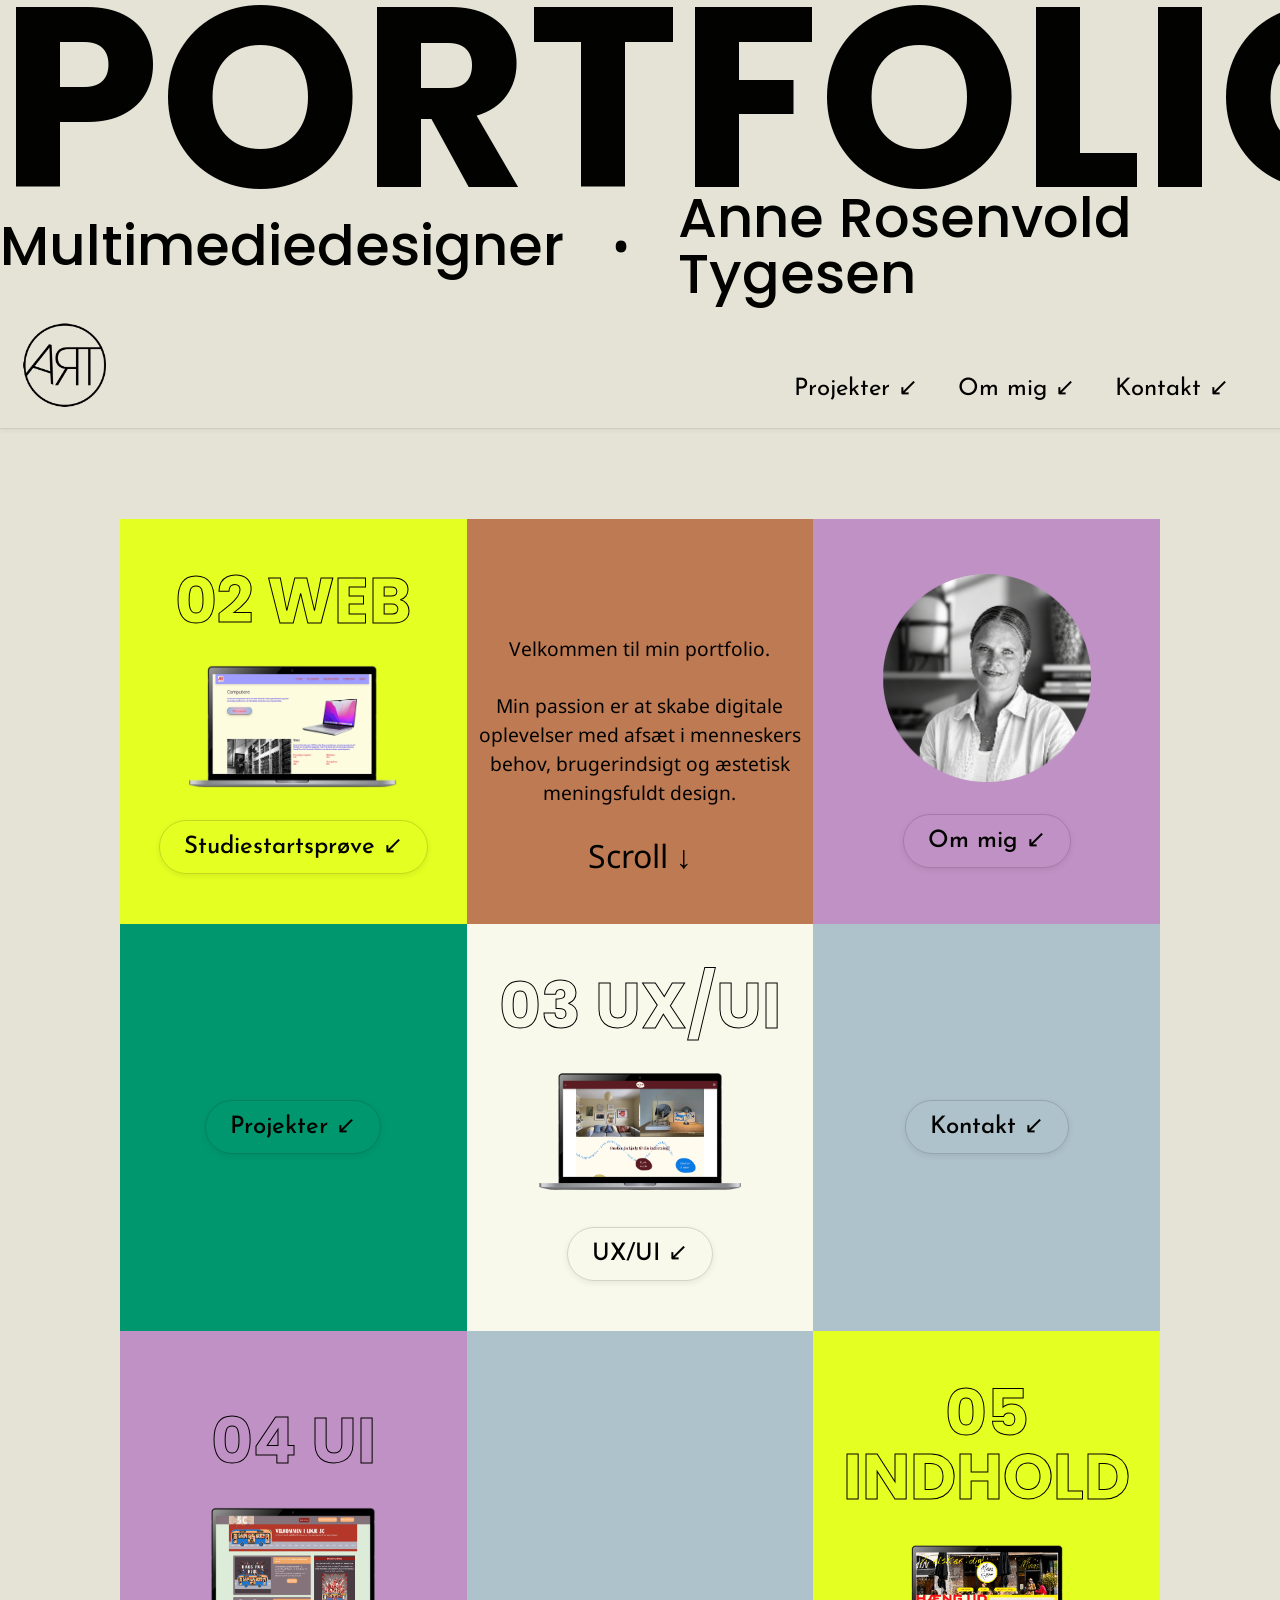
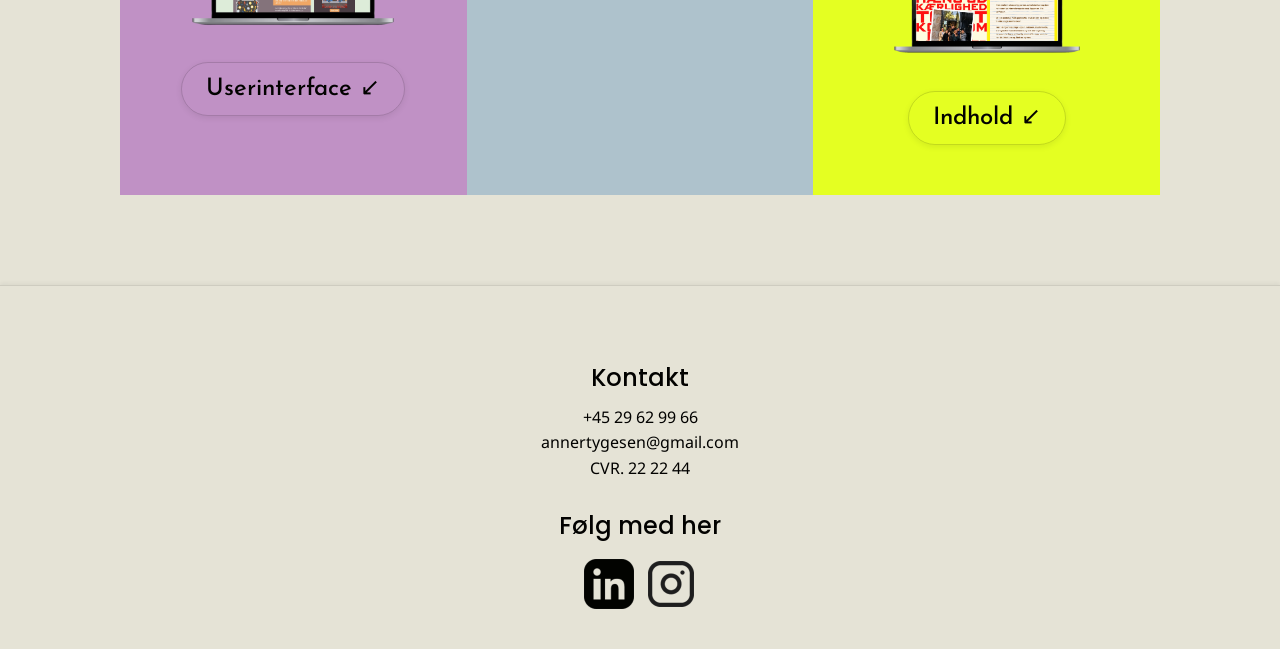
<file: index.html>
<!DOCTYPE html>
<html lang="da">

<head>
    <link rel="apple-touch-icon" sizes="180x180" href="favicon/apple-touch-icon.png">
    <link rel="icon" type="image/png" sizes="32x32" href="favicon/favicon-32x32.png">
    <link rel="icon" type="image/png" sizes="16x16" href="favicon/favicon-16x16.png">
    <link rel="icon" type="image/x-icon" href="favicon/favicon.ico">
    <link rel="manifest" href="favicon/site.webmanifest">
    <meta charset="UTF-8">
    <meta name="viewport" content="width=device-width, initial-scale=1.0">
    <title>Portfolioeksamen</title>
    <meta name="robots" content="noindex">
    <link rel="stylesheet" href="css/general.css">
    <link rel="stylesheet" href="css/index.css">

    <link rel="preconnect" href="https://fonts.googleapis.com">
    <link rel="preconnect" href="https://fonts.gstatic.com" crossorigin>
    <link
        href="https://fonts.googleapis.com/css2?family=Poppins:ital,wght@0,100;0,200;0,300;0,400;0,500;0,600;0,700;0,800;0,900;1,100;1,200;1,300;1,400;1,500;1,600;1,700;1,800;1,900&display=swap"
        rel="stylesheet">

    <link rel="preconnect" href="https://fonts.googleapis.com">
    <link rel="preconnect" href="https://fonts.gstatic.com" crossorigin>
    <link href="https://fonts.googleapis.com/css2?family=Josefin+Sans:ital,wght@0,100..700;1,100..700&display=swap"
        rel="stylesheet">

    <link rel="preconnect" href="https://fonts.googleapis.com">
    <link rel="preconnect" href="https://fonts.gstatic.com" crossorigin>
    <link href="https://fonts.googleapis.com/css2?family=Noto+Sans:ital,wght@0,100..900;1,100..900&display=swap"
        rel="stylesheet">
</head>

<body>
    <header class="header">
        <a href="index.html" class="header_title">
            <h1>Portfolio</h1>
        </a>

        <div class="hero-info">
            <h4>Multimediedesigner</h4>
            <span class="dot">•</span>
            <h4>Anne Rosenvold Tygesen</h4>
        </div>

        <div class="header_bottom">

            <a href="index.html" class="header_logo">
                <img src="img/header_footer/art_logo.webp" alt="Art logo">
            </a>

            <div class="header_nav">

                <div class="dropdown">

                    <a href="projekter.html" class="nav_prjkt">
                        Projekter ↙
                    </a>

                    <div class="dropdown_content">
                        <a href="projekt-02web.html">02 Web</a>
                        <a href="projekt-03UXUI.html">03 UX/UI</a>
                        <a href="projekt-04userinterface.html">04 Userinterface</a>
                        <a href="projekt-05indhold.html">05 Indhold</a>
                    </div>

                </div>


                <a href="om-mig.html" class="nav_prjkt">
                    Om mig ↙
                </a>



                <a href="kontakt.html" class="nav_prjkt">
                    Kontakt ↙
                </a>

            </div>

        </div>

    </header>



    <main class="forside_grid">


        <div class="kort introtekst">
            <p>Velkommen til min portfolio. <br><br>
                Min passion er at skabe digitale oplevelser med afsæt i menneskers behov, brugerindsigt og æstetisk
                meningsfuldt design.</p>
        </div>

        <section class="kort web">
            <h2>02 Web</h2>
            <img src="img/forside/forside_studiestart_img.webp" alt="Studiestartsprøve">
            <a href="projekt-02web.html">Studiestartsprøve ↙</a>
        </section>


        <div class="kort ommig">
            <img src="img/forside/forside_profil_img.webp" alt="profilbillede">
            <a href="om-mig.html">Om mig ↙</a>
        </div>

        <div class="kort projekter">
            <a href="projekter.html">Projekter ↙</a>
        </div>

        <section class="kort uxui">
            <h2>03 UX/UI</h2>
            <img src="img/forside/forside_indretning_img.webp" alt="Indretning">
            <a href="projekt-03UXUI.html">UX/UI ↙</a>
        </section>


        <div class="kort kontakt">

            <a href="kontakt.html">Kontakt ↙</a>
        </div>


        <section class="kort userinterface">
            <h2>04 UI</h2>
            <img src="img/forside/forside_linje5C_img.webp" alt="Linje 5C">
            <a href="projekt-04userinterface.html">Userinterface ↙</a>
        </section>

        <div class="kort tomt">

        </div>

        <section class="kort indhold">
            <h2>05 Indhold</h2>
            <img src="img/forside/forside_redesign_img.webp" alt="Redesign">
            <a href="projekt-05indhold.html">Indhold ↙</a>
        </section>

    </main>

    <footer class="footer">
        <div class="footer_kontakt">

            <h4 class="footer_tekst">Kontakt</h4>

            <p class="footer_info">
                +45 29 62 99 66 <br>
                annertygesen@gmail.com <br>
                CVR. 22 22 44 </p>
        </div>

        <div class="footer_socialemedier">
            <h4 class="footer_følgmed">Følg med her</h4>
            <div class="ikoner">
                <a href="https://www.linkedin.com" class="linkedin_ikon" target="_blank" rel="noopener noreferrer">
                    <img src="img/header_footer/linkedin_icon.webp" alt="linkedin ikon">
                </a>

                <a href="https://www.instagram.com" class="instagram_ikon" target="_blank" rel="noopener noreferrer">
                    <img src="img/header_footer/instagram_icon.webp" alt="instagram ikon">
                </a>
            </div>
        </div>
    </footer>

    <div class="scroll_hint">
        Scroll ↓
    </div>
    <script src="js/script.js"></script>

</body>

</html>
</file>
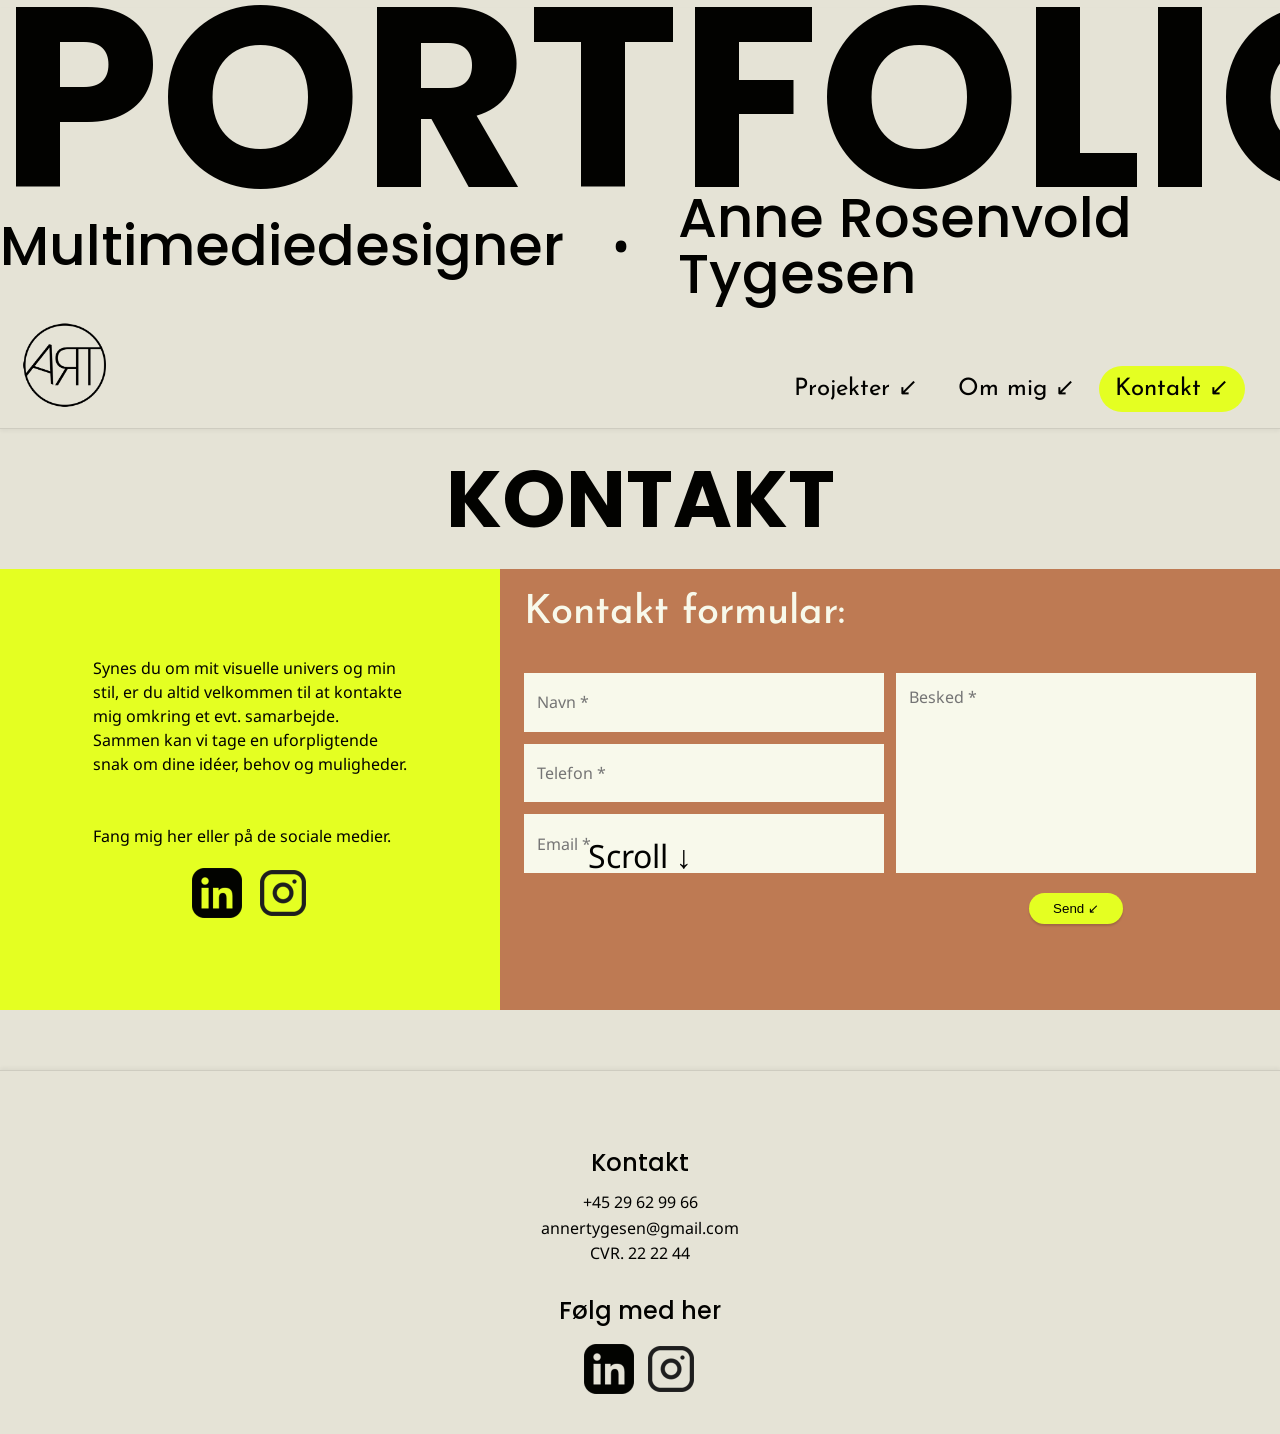
<file: kontakt.html>
<!DOCTYPE html>
<html lang="da">

<head>
    <link rel="apple-touch-icon" sizes="180x180" href="favicon/apple-touch-icon.png">
    <link rel="icon" type="image/png" sizes="32x32" href="favicon/favicon-32x32.png">
    <link rel="icon" type="image/png" sizes="16x16" href="favicon/favicon-16x16.png">
    <link rel="icon" type="image/x-icon" href="favicon/favicon.ico">
    <link rel="manifest" href="favicon/site.webmanifest">
    <meta charset="UTF-8">
    <meta name="viewport" content="width=device-width, initial-scale=1.0">
    <title>Portfolioeksamen</title>
    <meta name="robots" content="noindex">
    <link rel="stylesheet" href="css/general.css">
    <link rel="stylesheet" href="css/kontakt.css">

    <link rel="preconnect" href="https://fonts.googleapis.com">
    <link rel="preconnect" href="https://fonts.gstatic.com" crossorigin>
    <link
        href="https://fonts.googleapis.com/css2?family=Poppins:ital,wght@0,100;0,200;0,300;0,400;0,500;0,600;0,700;0,800;0,900;1,100;1,200;1,300;1,400;1,500;1,600;1,700;1,800;1,900&display=swap"
        rel="stylesheet">

    <link rel="preconnect" href="https://fonts.googleapis.com">
    <link rel="preconnect" href="https://fonts.gstatic.com" crossorigin>
    <link href="https://fonts.googleapis.com/css2?family=Josefin+Sans:ital,wght@0,100..700;1,100..700&display=swap"
        rel="stylesheet">

    <link rel="preconnect" href="https://fonts.googleapis.com">
    <link rel="preconnect" href="https://fonts.gstatic.com" crossorigin>
    <link href="https://fonts.googleapis.com/css2?family=Noto+Sans:ital,wght@0,100..900;1,100..900&display=swap"
        rel="stylesheet">
</head>

<body>
    <header class="header">
        <a href="index.html" class="header_title">
            <h1>Portfolio</h1>
        </a>

        <div class="hero-info">
            <h4>Multimediedesigner</h4>
            <span class="dot">•</span>
            <h4>Anne Rosenvold Tygesen</h4>
        </div>

        <div class="header_bottom">

            <a href="index.html" class="header_logo">
                <img src="img/header_footer/art_logo.webp" alt="Art logo">
            </a>

            <div class="header_nav">

                <div class="dropdown">

                    <a href="projekter.html" class="nav_prjkt">
                        Projekter ↙
                    </a>

                    <div class="dropdown_content">
                        <a href="projekt-02web.html">02 Web</a>
                        <a href="projekt-03UXUI.html">03 UX/UI</a>
                        <a href="projekt-04userinterface.html">04 Userinterface</a>
                        <a href="projekt-05indhold.html">05 Indhold</a>
                    </div>

                </div>


                <a href="om-mig.html" class="nav_prjkt">
                    Om mig ↙
                </a>



                <a href="kontakt.html" class="nav_prjkt active">
                    Kontakt ↙
                </a>

            </div>

        </div>

    </header>



    <main class="kontakt">

        <h2 class="web_header">Kontakt</h2>

        <div class="kontakt_wrapper">
            <div class="kontakt_info">


                <p>Synes du om mit visuelle univers og min stil, er du altid velkommen til at kontakte mig omkring et
                    evt. samarbejde. Sammen
                    kan
                    vi tage en uforpligtende snak om dine idéer, behov og muligheder. <br> <br> <br>Fang mig her
                    eller
                    på de
                    sociale medier.</p>
                <div class="some_ikoner">
                    <a href="https://www.linkedin.com" class="linkedin_ikon" target="_blank" rel="noopener noreferrer">
                        <img src="img/header_footer/linkedin_icon.webp" alt="linkedin ikon">
                    </a>

                    <a href="https://www.instagram.com" class="instagram_ikon" target="_blank"
                        rel="noopener noreferrer">
                        <img src="img/header_footer/instagram_icon.webp" alt="instagram ikon">
                    </a>
                </div>
            </div>

            <section class="kontakt_formular">

                <h3>Kontakt formular:</h3>


                <form class="kontakt_form" action="https://api.web3forms.com/submit" method="POST">

                    <input type="hidden" name="access_key" value="b565abed-7317-4c8c-8a8d-efd1afc4511f">
                    <input type="hidden" name="redirect" value="DIN_FÆRDIGE_URL/Tak.html">

                    <input type="hidden" name="subject" value="Ny henvendelse fra portfolio">

                    <input type="text" name="name" placeholder="Navn *" autocomplete="name" required>

                    <input type="tel" name="phone" placeholder="Telefon *" autocomplete="tel" required>

                    <input type="email" name="email" placeholder="Email *" autocomplete="email" required>

                    <textarea name="message" placeholder="Besked *" required></textarea>

                    <button type="submit">Send ↙</button>


                </form>

            </section>

        </div>


    </main>


    <footer class="footer">
        <div class="footer_kontakt">

            <h4 class="footer_tekst">Kontakt</h4>

            <p class="footer_info">
                +45 29 62 99 66 <br>
                annertygesen@gmail.com <br>
                CVR. 22 22 44 </p>
        </div>

        <div class="footer_socialemedier">
            <h4 class="footer_følgmed">Følg med her</h4>
            <div class="ikoner">
                <a href="https://www.linkedin.com" class="linkedin_ikon" target="_blank" rel="noopener noreferrer">
                    <img src="img/header_footer/linkedin_icon.webp" alt="linkedin ikon">
                </a>

                <a href="https://www.instagram.com" class="instagram_ikon" target="_blank" rel="noopener noreferrer">
                    <img src="img/header_footer/instagram_icon.webp" alt="instagram ikon">
                </a>
            </div>
        </div>
    </footer>

    <div class="scroll_hint">
        Scroll ↓
    </div>

    <script src="js/script.js"></script>
</body>

</html>
</file>
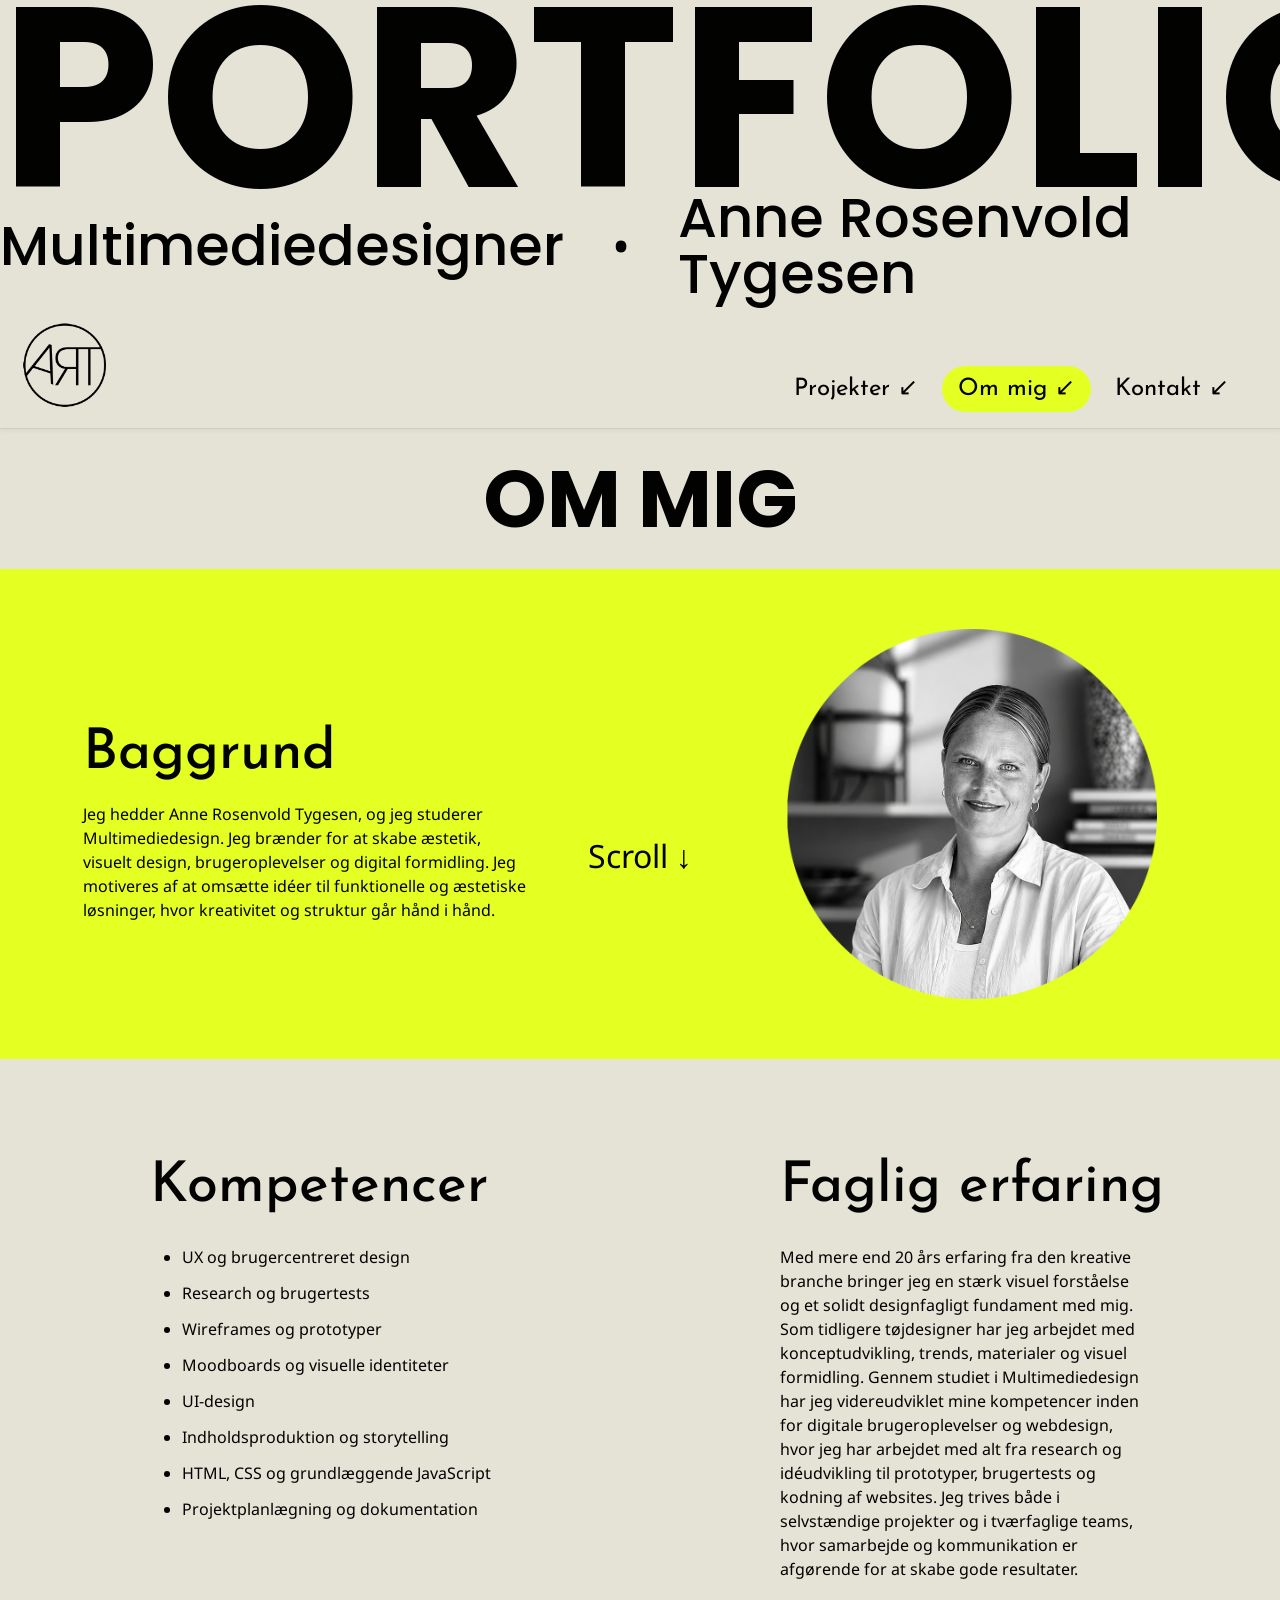
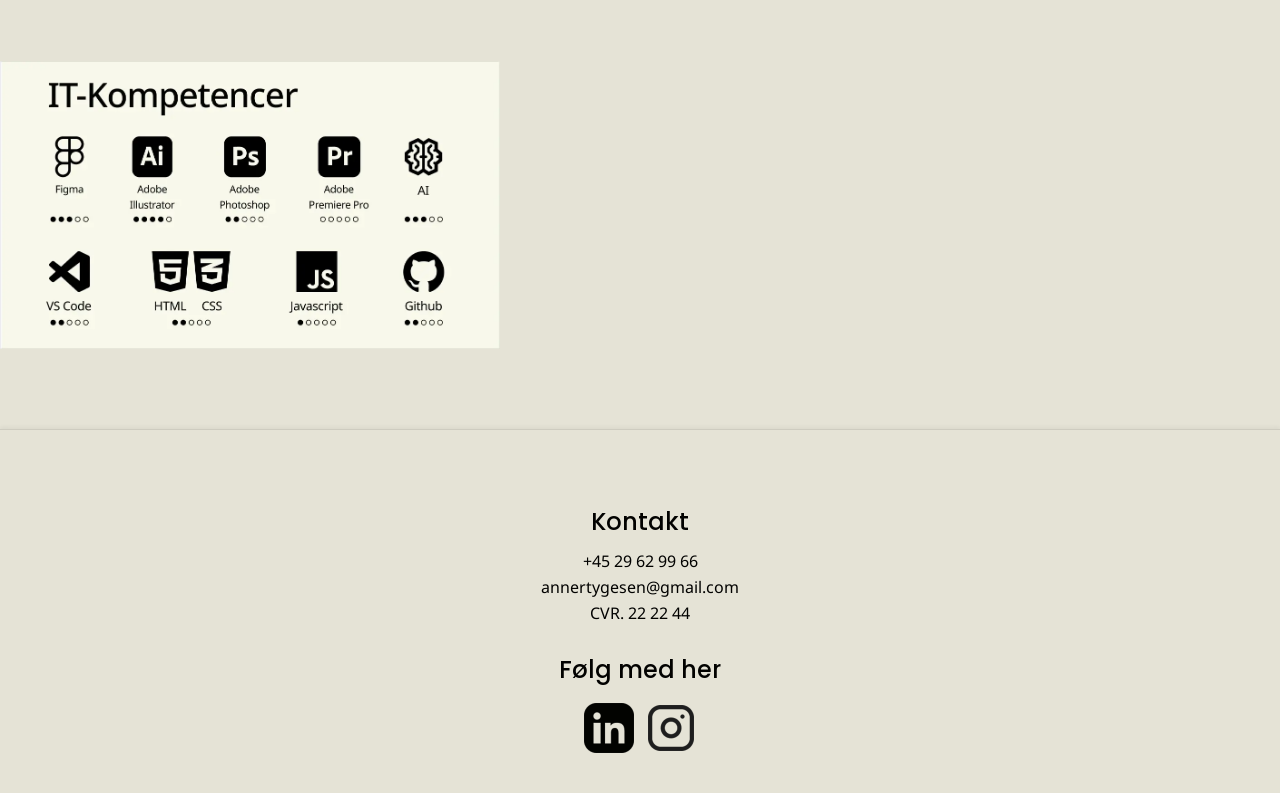
<file: om-mig.html>
<!DOCTYPE html>
<html lang="da">

<head>
    <link rel="apple-touch-icon" sizes="180x180" href="favicon/apple-touch-icon.png">
    <link rel="icon" type="image/png" sizes="32x32" href="favicon/favicon-32x32.png">
    <link rel="icon" type="image/png" sizes="16x16" href="favicon/favicon-16x16.png">
    <link rel="icon" type="image/x-icon" href="favicon/favicon.ico">
    <link rel="manifest" href="favicon/site.webmanifest">
    <meta charset="UTF-8">
    <meta name="viewport" content="width=device-width, initial-scale=1.0">
    <title>Portfolioeksamen</title>
    <meta name="robots" content="noindex">
    <link rel="stylesheet" href="css/general.css">
    <link rel="stylesheet" href="css/om-mig.css">

    <link rel="preconnect" href="https://fonts.googleapis.com">
    <link rel="preconnect" href="https://fonts.gstatic.com" crossorigin>
    <link
        href="https://fonts.googleapis.com/css2?family=Poppins:ital,wght@0,100;0,200;0,300;0,400;0,500;0,600;0,700;0,800;0,900;1,100;1,200;1,300;1,400;1,500;1,600;1,700;1,800;1,900&display=swap"
        rel="stylesheet">

    <link rel="preconnect" href="https://fonts.googleapis.com">
    <link rel="preconnect" href="https://fonts.gstatic.com" crossorigin>
    <link href="https://fonts.googleapis.com/css2?family=Josefin+Sans:ital,wght@0,100..700;1,100..700&display=swap"
        rel="stylesheet">

    <link rel="preconnect" href="https://fonts.googleapis.com">
    <link rel="preconnect" href="https://fonts.gstatic.com" crossorigin>
    <link href="https://fonts.googleapis.com/css2?family=Noto+Sans:ital,wght@0,100..900;1,100..900&display=swap"
        rel="stylesheet">
</head>

<body>
    <header class="header">
        <a href="index.html" class="header_title">
            <h1>Portfolio</h1>
        </a>

        <div class="hero-info">
            <h4>Multimediedesigner</h4>
            <span class="dot">•</span>
            <h4>Anne Rosenvold Tygesen</h4>
        </div>

        <div class="header_bottom">

            <a href="index.html" class="header_logo">
                <img src="img/header_footer/art_logo.webp" alt="Art logo">
            </a>

            <div class="header_nav">

                <div class="dropdown">

                    <a href="projekter.html" class="nav_prjkt">
                        Projekter ↙
                    </a>

                    <div class="dropdown_content">
                        <a href="projekt-02web.html">02 Web</a>
                        <a href="projekt-03UXUI.html">03 UX/UI</a>
                        <a href="projekt-04userinterface.html">04 Userinterface</a>
                        <a href="projekt-05indhold.html">05 Indhold</a>
                    </div>

                </div>


                <a href="om-mig.html" class="nav_prjkt active">
                    Om mig ↙
                </a>



                <a href="kontakt.html" class="nav_prjkt">
                    Kontakt ↙
                </a>

            </div>

        </div>

    </header>

    <main class="Om_mig">

        <h2 class="web_header">Om mig</h2>

        <section class="fullwidth_baggrund">
            <div class="fullwidth_baggrund_tekst">
                <h3>Baggrund</h3>
                <p>Jeg hedder Anne Rosenvold Tygesen, og jeg studerer Multimediedesign. Jeg brænder for at skabe
                    æstetik,
                    visuelt design,
                    brugeroplevelser og digital formidling. Jeg motiveres af at omsætte idéer til funktionelle og
                    æstetiske
                    løsninger, hvor
                    kreativitet og struktur går hånd i hånd.</p>
            </div>

            <img src="img/om_mig/ommig_profil_img.webp" alt="profilbillede" class="profilbillede">
        </section>




        <div class="section_text">
            <div class="tekst_kompetencer">
                <h3>Kompetencer</h3>
                <ul>
                    <li>UX og brugercentreret design</li>
                    <li>Research og brugertests</li>
                    <li>Wireframes og prototyper</li>
                    <li>Moodboards og visuelle identiteter</li>
                    <li>UI-design</li>
                    <li>Indholdsproduktion og storytelling</li>
                    <li>HTML, CSS og grundlæggende JavaScript</li>
                    <li>Projektplanlægning og dokumentation</li>
                </ul>
            </div>


            <div class="tekst_erfaring">
                <h3>Faglig erfaring</h3>
                <p>Med mere end 20 års erfaring fra den kreative branche bringer jeg en stærk visuel forståelse og et
                    solidt designfagligt
                    fundament med mig. Som tidligere tøjdesigner har jeg arbejdet med konceptudvikling, trends,
                    materialer og visuel
                    formidling. Gennem studiet i Multimediedesign har jeg videreudviklet mine kompetencer inden for
                    digitale
                    brugeroplevelser og webdesign, hvor jeg har arbejdet med alt fra research og idéudvikling til
                    prototyper, brugertests og
                    kodning af websites. Jeg trives både i selvstændige projekter og i tværfaglige teams, hvor
                    samarbejde og kommunikation
                    er afgørende for at skabe gode resultater.
                </p>
            </div>
        </div>

        <img src="img/om_mig/ommig_itdesk_img.webp" alt="Foto desk IT" class="it_kompetencer">

    </main>


    <footer class="footer">
        <div class="footer_kontakt">

            <h4 class="footer_tekst">Kontakt</h4>

            <p class="footer_info">
                +45 29 62 99 66 <br>
                annertygesen@gmail.com <br>
                CVR. 22 22 44 </p>
        </div>

        <div class="footer_socialemedier">
            <h4 class="footer_følgmed">Følg med her</h4>
            <div class="ikoner">
                <a href="https://www.linkedin.com" class="linkedin_ikon" target="_blank" rel="noopener noreferrer">
                    <img src="img/header_footer/linkedin_icon.webp" alt="linkedin ikon">
                </a>

                <a href="https://www.instagram.com" class="instagram_ikon" target="_blank" rel="noopener noreferrer">
                    <img src="img/header_footer/instagram_icon.webp" alt="instagram ikon">
                </a>
            </div>
        </div>
    </footer>


    <div class="scroll_hint">
        Scroll ↓
    </div>
    <script src="js/script.js"></script>
</body>

</html>
</file>
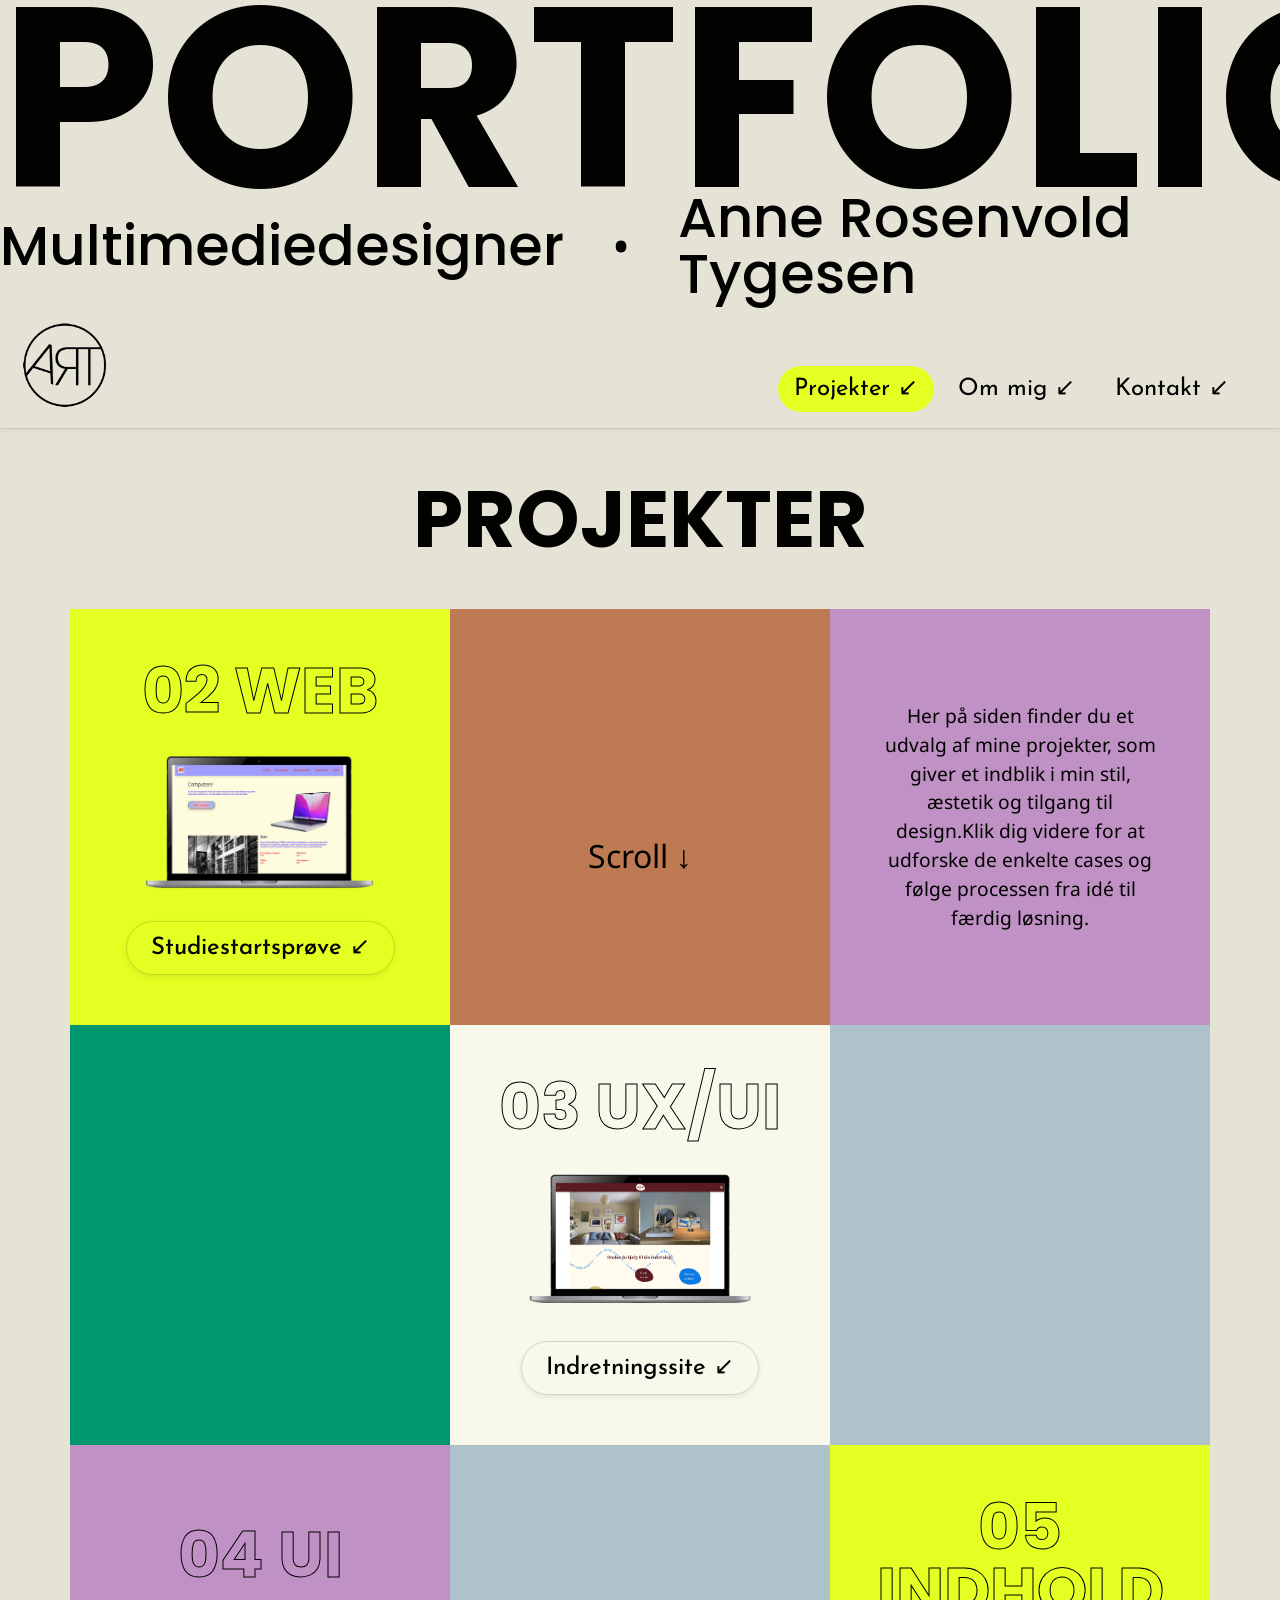
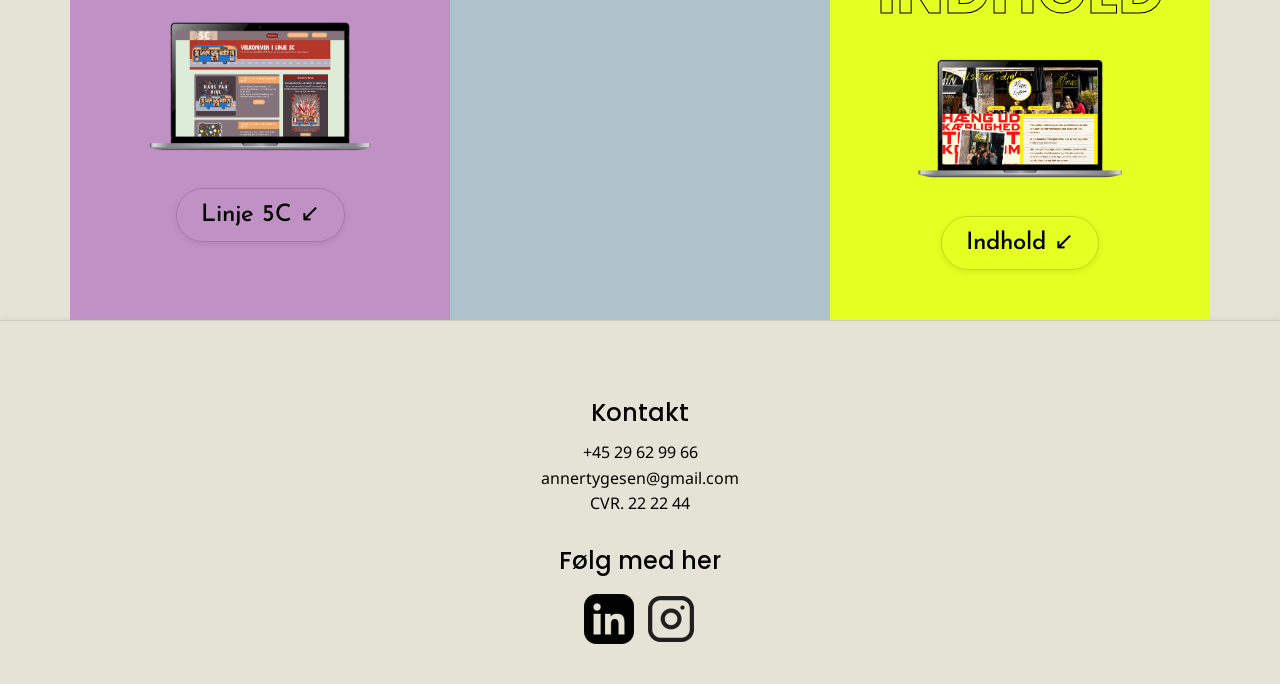
<file: projekter.html>
<!DOCTYPE html>
<html lang="da">

<head>
    <link rel="apple-touch-icon" sizes="180x180" href="favicon/apple-touch-icon.png">
    <link rel="icon" type="image/png" sizes="32x32" href="favicon/favicon-32x32.png">
    <link rel="icon" type="image/png" sizes="16x16" href="favicon/favicon-16x16.png">
    <link rel="icon" type="image/x-icon" href="favicon/favicon.ico">
    <link rel="manifest" href="favicon/site.webmanifest">
    <meta charset="UTF-8">
    <meta name="viewport" content="width=device-width, initial-scale=1.0">
    <title>Portfolioeksamen</title>
    <meta name="robots" content="noindex">
    <link rel="stylesheet" href="css/general.css">
    <link rel="stylesheet" href="css/projekter.css">

    <link rel="preconnect" href="https://fonts.googleapis.com">
    <link rel="preconnect" href="https://fonts.gstatic.com" crossorigin>
    <link
        href="https://fonts.googleapis.com/css2?family=Poppins:ital,wght@0,100;0,200;0,300;0,400;0,500;0,600;0,700;0,800;0,900;1,100;1,200;1,300;1,400;1,500;1,600;1,700;1,800;1,900&display=swap"
        rel="stylesheet">

    <link rel="preconnect" href="https://fonts.googleapis.com">
    <link rel="preconnect" href="https://fonts.gstatic.com" crossorigin>
    <link href="https://fonts.googleapis.com/css2?family=Josefin+Sans:ital,wght@0,100..700;1,100..700&display=swap"
        rel="stylesheet">

    <link rel="preconnect" href="https://fonts.googleapis.com">
    <link rel="preconnect" href="https://fonts.gstatic.com" crossorigin>
    <link href="https://fonts.googleapis.com/css2?family=Noto+Sans:ital,wght@0,100..900;1,100..900&display=swap"
        rel="stylesheet">
</head>

<body>
    <header class="header">
        <a href="index.html" class="header_title">
            <h1>Portfolio</h1>
        </a>

        <div class="hero-info">
            <h4>Multimediedesigner</h4>
            <span class="dot">•</span>
            <h4>Anne Rosenvold Tygesen</h4>
        </div>

        <div class="header_bottom">

            <a href="index.html" class="header_logo">
                <img src="img/header_footer/art_logo.webp" alt="Art logo">
            </a>

            <div class="header_nav">

                <div class="dropdown">

                    <a href="projekter.html" class="nav_prjkt active">
                        Projekter ↙
                    </a>

                    <div class="dropdown_content">
                        <a href="projekt-02web.html">02 Web</a>
                        <a href="projekt-03UXUI.html">03 UX/UI</a>
                        <a href="projekt-04userinterface.html">04 Userinterface</a>
                        <a href="projekt-05indhold.html">05 Indhold</a>
                    </div>

                </div>


                <a href="om-mig.html" class="nav_prjkt">
                    Om mig ↙
                </a>



                <a href="kontakt.html" class="nav_prjkt">
                    Kontakt ↙
                </a>

            </div>

        </div>

    </header>



    <main>


        <h2 class="web_header">Projekter</h2>

        <div class="projekter_grid">
            <div class="kort projekt_introtekst">
                <p>
                    Her på siden finder du et udvalg af mine projekter, som giver et indblik i min
                    stil,
                    æstetik og tilgang til design.Klik dig videre for at udforske de enkelte cases og følge processen
                    fra
                    idé til færdig løsning.
                </p>
            </div>

            <section class="kort projekt_web">
                <h2>02 Web</h2>
                <img src="img/forside/forside_studiestart_img.webp" alt="Studiestartsprøve">
                <a href="projekt-02web.html">Studiestartsprøve ↙</a>
            </section>

            <div class="kort projekt_tomt1">

            </div>

            <div class="kort projekt__tomt2">

            </div>

            <section class="kort projekt_uxui">
                <h2>03 UX/UI</h2>
                <img src="img/forside/forside_indretning_img.webp" alt="Indretning">
                <a href="projekt-03UXUI.html">Indretningssite ↙</a>
            </section>

            <div class="kort projekt__tomt3">

            </div>

            <section class="kort projekt_userinterface">
                <h2>04 UI</h2>
                <img src="img/forside/forside_linje5C_img.webp" alt="Linje 5C">
                <a href="projekt-04userinterface.html">Linje 5C ↙</a>
            </section>

            <div class="kort projekt_tomt4">

            </div>

            <section class="kort projekt_indhold">
                <h2>05 Indhold</h2>
                <img src="img/forside/forside_redesign_img.webp" alt="Redesign">
                <a href="projekt-05indhold.html">Indhold ↙</a>
            </section>
        </div>


    </main>

    <footer class="footer">
        <div class="footer_kontakt">

            <h4 class="footer_tekst">Kontakt</h4>

            <p class="footer_info">
                +45 29 62 99 66 <br>
                annertygesen@gmail.com <br>
                CVR. 22 22 44 </p>
        </div>

        <div class="footer_socialemedier">
            <h4 class="footer_følgmed">Følg med her</h4>
            <div class="ikoner">
                <a href="https://www.linkedin.com" class="linkedin_ikon" target="_blank" rel="noopener noreferrer">
                    <img src="img/header_footer/linkedin_icon.webp" alt="linkedin ikon">
                </a>

                <a href="https://www.instagram.com" class="instagram_ikon" target="_blank" rel="noopener noreferrer">
                    <img src="img/header_footer/instagram_icon.webp" alt="instagram ikon">
                </a>
            </div>
        </div>
    </footer>

    <div class="scroll_hint">
        Scroll ↓
    </div>
    <script src="js/script.js"></script>
</body>

</html>
</file>
<file: css/general.css>
/* ================================================
  PORTFOLIO EKSAMEN - GENERELLE STYLES
   ------------------------------------------------
   Indhold:
   1. Variabler & grundindstillinger
   2. Typografi
   3. Header
   4. Navigation
   5. Main & sektioner
   6. Footer
   7. Responsivt (mobil → tablet → desktop)
   ================================================ */

/* ------------------------------------------------
   1. VARIABLER & GRUNDINDSTILLINGER
   Alle farver og fonte samlet ét sted —
   ændr her, og det opdateres overalt
   ------------------------------------------------ */
/* mobil først */
:root {
  /* Farver */
  --color-brun: #be7a53;
  --color-blaa: #aec2cc;
  --color-groen: #00976e;
  --color-lilla: #c091c5;
  --color-gul: #e4ff22;
  --color-graa: #e5e3d6;
  --color-offwhite: #f8f9eb;
  --color-sort: #020200;

  /* Fonte */
  --font-header: "Poppins", sans-serif;
  --font-subheader: "Josefin Sans", sans-serif;
  --font-body: "Noto Sans", sans-serif;

  /* Typografi - mobil */
  --fs-h1: 5.5rem;
  --fs-h2: 3rem;
  --fs-h3: 2.5rem;
  --fs-h4: 1.2rem;

  --fs-project-number: 5rem;
  --fs-nav: 1.2rem;
  --fs-body: 1rem;
}

/* Desktop */
@media (min-width: 1200px) {
  :root {
    --fs-h1: 16rem;
    --fs-h2: 5rem;
    --fs-h3: 3.5rem;
    --fs-h4: 3.5rem;

    --fs-project-number: 16rem;
    --fs-nav: 1.5rem;
    --fs-body: 1rem;
  }
}

* {
  margin: 0;
  padding: 0;
  box-sizing: border-box;
}

img {
  max-width: 100%;
  height: auto;
  display: block;
}

html {
  scroll-behavior: smooth;
}

/* ------------------------------------------------
   2. TYPOGRAFI
   ------------------------------------------------ */

body {
  background-color: var(--color-graa);
  color: var(--color-sort);
  font-family: var(--font-body);
  font-size: var(--fs-body);
  font-weight: 400;
  line-height: 1.5;
}

h1 {
  font-family: var(--font-header);
  font-size: var(--fs-h1);
  font-weight: 700;
  text-transform: uppercase;
}

h2 {
  font-family: var(--font-header);
  font-size: var(--fs-h2);
  font-weight: 700;
  text-transform: uppercase;
}

h3 {
  font-family: var(--font-subheader);
  font-size: var(--fs-h3);
  font-weight: 500;
}

h4 {
  font-family: var(--font-header);
  font-size: var(--fs-h4);
  font-weight: 500;
}

a {
  font-family: var(--font-subheader);
  font-size: var(--fs-nav);
  font-weight: 500;
}

/*** NUMMER TIL HVER OVERSKRIFT I PROJEKT **/
.project-number {
  font-family: var(--font-header);
  font-weight: 700;
  -webkit-text-stroke: 2px var(--color-sort);
  color: transparent;
}

a {
  color: inherit;
  text-decoration: none;
}

nav a {
  font-family: var(--font-subheader);
  font-size: var(--fs-nav);
  font-weight: 400;
}

ul,
ol {
  list-style: none;
}

h1,
h2,
h3,
h4 {
  line-height: 1;
}

/* ------------------------------------------------
   3. HEADER
   Toppen af siden med h1 og andet tekst samt
   menuen på desktop (husk menu på mobil)
   ------------------------------------------------ */

/* MOBILE */

h1 {
  text-align: center;
  margin-bottom: 0.2rem;
  line-height: 0.7;
  margin-top: 0.5rem;
}

.header_title:hover {
  color: var(--color-gul);
}
.hero-info h4 {
  margin: 0;
}

.dot {
  font-size: 1.5rem;
}

/* hover-effekt på logoet i headeren */
.header_logo img {
  width: 60px;
  transition: 0.3s ease;
  margin-left: 1rem;
}

.header_logo:hover img {
  content: url("../img/header_footer/art_logo_gul.webp");
  transform: rotate(-5deg);
}

/*** drop-down på projekter i menu i mobil **/

.dropdown {
  position: relative;
  display: flex;
  align-items: center;
  gap: 0.1rem;
}

.dropdown_content {
  display: none;
  position: absolute;
  top: 100%;
  left: 0;

  background: var(--color-graa);
  padding: 1rem;
  border-radius: 10px;

  min-width: 220px;

  flex-direction: column;
  gap: 0.5rem;

  z-index: 1000;

  border: 1px solid rgba(0, 0, 0, 0.1);
  box-shadow: 0 2px 4px rgba(0, 0, 0, 0.05);
}

.dropdown_content a {
  white-space: nowrap;
}

.dropdown_content.show {
  display: flex;
  /* width: 150px; */
}

.dropdown:hover .dropdown_content {
  display: flex;
}

.dropdown_content a:hover {
  color: var(--color-gul);
}
/* teksten i menupunkterne */
.hero-info {
  display: flex;
  justify-content: center;
  align-items: center;
  gap: 1.3rem;
  margin-top: 0;
  margin-bottom: 1rem;
  /* outline: 1px solid red; */
}

/* logo og menupunkter i headeren */

.header_bottom {
  display: flex;
  justify-content: space-between;
  align-items: flex-start;
}

.header_nav {
  display: flex;
  align-items: center;
  gap: 0.5rem;
  margin-top: 3rem;
  margin-right: 10px;
}

.nav_prjkt {
  padding: 0.3rem 1rem;
  border-radius: 50px;
  transition: all 0.3s ease;
}

.nav_prjkt:hover {
  color: var(--color-gul);
}

.nav_prjkt.active {
  background-color: var(--color-gul);
  color: var(--color-sort);
}

/* Stregen der afgrænser header */
.header {
  border-bottom: 1px solid rgba(0, 0, 0, 0.1);
  box-shadow: 0 2px 4px rgba(0, 0, 0, 0.05);
  padding-bottom: 1rem;
}

/**** FOOTER MOBILE ****/
.footer {
  display: flex;
  flex-direction: column;
  align-items: center;
  gap: 2rem;

  border-top: 1px solid rgba(0, 0, 0, 0.1);
  box-shadow: 0 -2px 4px rgba(0, 0, 0, 0.05);
  padding-top: 50px;
  padding-bottom: 50px;
}

.footer_info {
  font-family: var(--font-body);
  font-size: var(--fs-body);
  line-height: 1.6;
}

.footer_tekst {
  text-align: center;
  margin-bottom: 15px;
}

.footer_følgmed {
  text-align: center;
}

.footer_kontakt {
  text-align: center;
}

.footer_socialemedier {
  display: flex;
  flex-direction: column;
  align-items: center;
  gap: 1rem;
}

.ikoner {
  display: flex;
  gap: 0.8rem;
  align-items: center;
}

.linkedin_ikon img,
.instagram_ikon img {
  width: 50px;
  height: 50px;
  object-fit: contain;
}

.linkedin_ikon:hover img {
  content: url("../img/header_footer/linkedin_icon_gul.webp");
}

.instagram_ikon:hover img {
  content: url("../img/header_footer/instagram_icon_gul.webp");
}
/**** DESKTOP ****/

/* header desktop **/

@media (min-width: 768px) {
  .header {
    align-items: stretch;
  }

  .header_nav {
    display: flex;
    align-items: center;
    gap: 0.5rem;
    margin-top: 3rem;
    margin-right: 35px;
  }

  .header_nav a {
    font-family: var(--font-subheader);
    font-size: var(--fs-nav);
    font-weight: 400;
  }

  h1 {
    text-align: center;
  }

  .hero-info {
    display: flex;
    justify-content: center;
    align-items: center;
    gap: 3rem;
  }

  .dot {
    font-size: 3rem;
  }

  .header_logo img {
    width: 90px;
  }

  .nav_prjkt:hover {
    color: var(--color-gul);
  }

  /** footer desktop **/
  .footer {
    padding-top: 80px;
    padding-bottom: 40px;
  }
  .footer_tekst,
  .footer_følgmed {
    font-size: 1.5rem;
  }

  .footer_følgmed {
    padding-bottom: 5px;
  }
}

/***** SCROLL PIL NED GENEREL ***/

.scroll_hint {
  position: fixed;
  bottom: 20px;
  left: 50%;
  transform: translateX(-50%);

  font-size: 2rem;

  opacity: 1;
  transition: opacity 0.3s ease;
  animation: bounce 1.5s infinite;

  pointer-events: none;
}

@keyframes bounce {
  0%,
  100% {
    transform: translateX(-50%) translateY(0);
  }

  50% {
    transform: translateX(-50%) translateY(10px);
  }
}

/*** styling til at kunne trykke billeder store **/
.lightbox {
  display: none;

  position: fixed;
  inset: 0;

  background: rgba(0, 0, 0, 0.9);

  z-index: 9999;

  justify-content: center;
  align-items: center;
}

.lightbox-content {
  max-width: 90%;
  max-height: 90vh;
}

.close {
  position: absolute;
  top: 20px;
  right: 40px;

  color: white;
  font-size: 3rem;

  cursor: pointer;
}

.gallery-img {
  cursor: pointer;
}

.gallery-img {
  cursor: pointer;
  transition:
    transform 0.3s ease,
    box-shadow 0.3s ease;
}

.gallery-img:hover {
  transform: scale(1.2);
  /* box-shadow: 0 8px 20px rgba(0, 0, 0, 0.15); */
}

/* --------------------------------
   Generel hover effekt på knapper
-------------------------------- */

.knap,
.indhold_links a,
.kontakt_form button {
  transition:
    transform 0.3s ease,
    box-shadow 0.3s ease;
}
.web_links a:hover,
.uxui_links a:hover,
.ui_links a:hover,
.indhold_links a:hover,
.knap:hover,
.indhold_links a:hover,
.kontakt_form button:hover {
  transform: translateY(-3px);
  box-shadow: 0 6px 12px rgba(0, 0, 0, 0.2);
  animation: wiggle 0.4s ease;
}

@keyframes wiggle {
  0% {
    transform: rotate(0deg);
  }

  25% {
    transform: rotate(-2deg);
  }

  50% {
    transform: rotate(2deg);
  }

  75% {
    transform: rotate(-1deg);
  }

  100% {
    transform: rotate(0deg);
  }
}
</file>
<file: css/index.css>
/* ================================================
   PORTFOLIOEKSAMEN — forside.css
   ------------------------------------------------
   Indhold:
   Sektion 1. Forside grid
   Sektion 2. Responsivt (desktop)
   ================================================ */

/* ------------------------------------------------
   1. SEKTION 1 - Forside grid
   ------------------------------------------------ */

/**** MOBILE FIRST *****/
.forside_grid {
  display: grid;
  grid-template-columns: 1fr;
  margin-inline: 40px;
  margin-block: 75px;
}

.forside_grid img {
  max-width: 80%;
  display: block;
  margin-inline: auto;
}

.kort {
  height: 500px;

  padding-block: 50px;

  display: grid;
  place-content: center;
  text-align: center;

  gap: 2rem;
}

.kort h2 {
  -webkit-text-stroke: 1px var(--color-sort);
  color: transparent;
}

.kort a {
  display: inline-block;
  justify-self: center;

  padding: 0.5rem 1.5rem;

  border: 1px solid rgba(0, 0, 0, 0.15);
  border-radius: 999px;

  box-shadow: 0 2px 6px rgba(0, 0, 0, 0.08);

  transition:
    transform 0.3s ease,
    box-shadow 0.3s ease;
}

/**bevægelsen ved hover effekt på forsiden **/
.kort a:hover {
  transform: scale(1.2);
}

.kort.introtekst {
  background-color: var(--color-brun);
  color: var(--color-sort);

  display: grid;
  justify-content: center;
  align-items: center;
}

.kort.introtekst p {
  max-width: 30ch;
  margin-inline: auto;
  font-size: 1.2rem;
}

/*** Hvert kort **/
.kort.web {
  background-color: var(--color-gul);
  color: var(--color-sort);
}

.kort.ommig {
  background-color: var(--color-lilla);
  color: var(--color-sort);
}

.kort.projekter {
  background-color: var(--color-groen);
  color: var(--color-sort);
}

.kort.uxui {
  background-color: var(--color-offwhite);
  color: var(--color-sort);
}

.kort.kontakt {
  background-color: var(--color-blaa);
  color: var(--color-sort);
}

.kort.userinterface {
  background-color: var(--color-lilla);
  color: var(--color-sort);
}

.kort.tomt {
  background-color: var(--color-blaa);
}

.kort.indhold {
  background-color: var(--color-gul);
  color: var(--color-sort);
}

/* ------------------------------------------------
   1. SEKTION 2 - Responsivt (desktop)
   ------------------------------------------------ */
@media (min-width: 768px) {
  .forside_grid {
    display: grid;
    grid-template-columns: repeat(3, 1fr);

    max-width: 1440px;
    margin: 90px;

    padding-inline: 30px;
  }

  .kort {
    min-height: 350px;
    height: auto;
  }

  .kort img {
    max-width: 60%;
    height: auto;
  }

  .kort h2 {
    font-size: 4rem;
  }

  .kort a {
    font-size: 1.5rem;
  }

  /** bytte rundt på 'velkommen til' og web ***/
  .kort.introtekst {
    grid-column: 2;
    grid-row: 1;
  }
}
</file>
<file: css/kontakt.css>
/* ================================================
   PORTFOLIOEKSAMEN —  Kontakt.css
   ------------------------------------------------
   Indhold:
   Sektion 1. Kontakt mobile opsætning
   Sektion 2. Responsivt (desktop)
   ================================================ */

/* ------------------------------------------------
   SEKTION 1 - Kontakt mobile opsætning
   ------------------------------------------------ */
.web_header {
  text-align: center;
  margin-top: 30px;
  margin-bottom: 30px;
}

/*** Fullwidth section ***/
.kontakt_info {
  width: 100%;
  background-color: var(--color-gul);
  margin-block: 20px;
}

.kontakt_info p {
  max-width: 40ch;
  margin-inline: auto;
  text-align: left;
  padding-top: 60px;
  padding-bottom: 20px;
}

.some_ikoner {
  display: grid;
  grid-template-columns: repeat(2, auto);
  justify-content: center;
  gap: 1rem;
  padding-bottom: 60px;
}

.some_ikoner img {
  width: 50px;
}

/*** Styling af kontakt formular **/
.kontakt_formular {
  background-color: var(--color-brun);
  width: 90%;
  max-width: 500px;

  margin-inline: auto;
  margin-block: 60px;

  padding: 30px;

  color: white;
  margin-top: 60px;
  margin-bottom: 60px;
}

.kontakt_formular h3 {
  color: var(--color-offwhite);
  font-size: 1.8rem;
  padding-bottom: 20px;
  padding-top: 30px;
}

.kontakt_form {
  display: grid;
  grid-template-columns: 1fr;
  gap: 1.5rem;
}

.kontakt_form input,
.kontakt_form textarea {
  width: 100%;

  box-sizing: border-box;
  outline: none;

  background-color: var(--color-offwhite);

  padding: 0.8rem;

  font-family: var(--font-body);
  font-size: 1rem;
}

.kontakt_form input,
.kontakt_form textarea {
  border: none;
  outline: none;
}
.kontakt_form textarea {
  min-height: 250px;
  resize: none;
}

.kontakt_form button {
  justify-self: center;

  border: none;

  background-color: var(--color-gul);

  padding: 0.5rem 1.5rem;

  background-color: var(--color-gul);
  color: var(--color-sort);

  border-radius: 25px;

  box-shadow: 0 2px 2px rgba(0, 0, 0, 0.15);

  transition: all 0.3s ease;

  margin-bottom: 30px;
}

.kontakt_form textarea {
  margin-top: 40px;
}

/* ------------------------------------------------
   SEKTION 2 - Responsivt (desktop)
   /* ------------------------------------------------ */
@media (min-width: 768px) {
  .kontakt_info {
    margin: 0;
  }
  /* Hele kontaktsektionen */
  .kontakt_wrapper {
    display: grid;
    grid-template-columns: 500px 1fr;
    align-items: stretch;
    margin-bottom: 60px;
  }

  /* Venstre kolonne */
  .kontakt_info {
    background-color: var(--color-gul);
    padding: 2rem;
    margin: 0;
  }

  .kontakt_info p {
    max-width: 35ch;
    padding-top: 55px;
  }
  .some_ikoner {
    justify-content: center;
    /* margin-top: 15px; */
  }

  /* Højre kolonne */
  .kontakt_formular {
    /* background-color: var(--color-brun); */
    width: 100%;
    max-width: none;
    margin: 0;
    padding: 1.5rem;
  }

  .kontakt_formular h3 {
    font-size: 2.5rem;
    padding-top: 0;
    margin-bottom: 20px;
  }

  /* Formular */
  .kontakt_form {
    display: grid;
    grid-template-columns: 1fr 1fr;
    gap: 0.75rem;
    /* align-items: start;
    margin-top: 3rem; */
  }

  .kontakt_form textarea {
    grid-column: 2;
    grid-row: 1 / span 3;

    min-height: 200px;
    margin-top: 0;
  }

  .kontakt_form button {
    grid-column: 2;
    justify-self: center;
    /* align-self: start; */
    margin-top: 0.5rem;
    /* margin-bottom: 0; */
  }
}
</file>
<file: css/om-mig.css>
/* ================================================
   PORTFOLIOEKSAMEN —  Om mig.css
   ------------------------------------------------
   Indhold:
   Sektion 1. 'Om mig' mobile opsætning
   Sektion 2. Responsivt (desktop)
   ================================================ */

/* ------------------------------------------------
   SEKTION 1 - 'Om mig' mobile opsætning
   ------------------------------------------------ */

/*** Overskrift **/
.web_header {
  text-align: center;
  margin-top: 30px;
  margin-bottom: 30px;
}

/**** styling af fullwidth top del **/

.fullwidth_baggrund {
  width: 100%;
  background-color: var(--color-gul);
  margin-block: 20px;
}

.fullwidth_baggrund_tekst {
  max-width: 40ch;
  margin-inline: auto;
  text-align: left;
  padding-top: 60px;
}

.fullwidth_baggrund_tekst h3 {
  margin-bottom: 20px;
}

.profilbillede {
  width: 50%;
  display: block;
  margin-inline: auto;
  padding-top: 60px;
  padding-bottom: 60px;
}

/** kompetencer & faglig erfaring **/
.section_text div {
  max-width: 40ch;
  margin-inline: auto;
  margin-bottom: 80px;
}

/** kompetencer **/
.tekst_kompetencer ul {
  list-style-type: disc;
  padding-left: 2rem;
}

.tekst_kompetencer li {
  margin-bottom: 0.75rem;
}

.tekst_kompetencer h3,
.tekst_erfaring h3 {
  margin-top: 80px;
  margin-bottom: 30px;
}

.it_kompetencer {
  width: 80%;
  justify-self: center;
  margin-bottom: 80px;
}

/* ------------------------------------------------
   SEKTION 2 - Responsivt (desktop)
   /* ------------------------------------------------ */

@media (min-width: 768px) {
  .fullwidth_baggrund {
    display: grid;
    grid-template-columns: 1fr 1fr;
    align-items: center;
    gap: 3rem;

    max-width: 100%;
    margin-inline: auto;
  }

  .fullwidth_baggrund_tekst {
    max-width: 50ch;
    justify-self: end;
    padding-bottom: 40px;
  }

  .profilbillede {
    width: 60%;
    justify-self: center;
  }

  /**** Tekst grid med kompetencer + faglig erfaring ***/
  .section_text {
    display: grid;
    grid-template-columns: 1fr 1fr;
  }

  .tekst_erfaring,
  .tekst_kompetencer {
    max-width: none;
    margin-inline: 0;
  }

  .tekst_erfaring h3 {
    white-space: nowrap;
  }
  /*** placering af img IT kompetencer **/
  .it_kompetencer {
    width: 500px;
    justify-self: center;
    margin-bottom: 80px;
  }
}
</file>
<file: css/projekter.css>
/* ================================================
   PORTFOLIOEKSAMEN — projekter.css
   ------------------------------------------------
   Indhold:
   Sektion 1. Projekter grid
   Sektion 2. Responsivt (desktop)
   ================================================ */

/* ------------------------------------------------
   1. SEKTION 1 - Projekter grid
   ------------------------------------------------ */

/**** MOBILE FIRST *****/
.web_header {
  text-align: center;
  margin-top: 30px;
  margin-bottom: 30px;
}

.projekter_grid {
  display: grid;
  grid-template-columns: 1fr;
  margin-inline: 40px;
}

.projekter_grid img {
  max-width: 80%;
  display: block;
  margin-inline: auto;
}

.kort {
  height: 500px;

  padding-block: 50px;

  display: grid;
  place-content: center;
  text-align: center;

  gap: 2rem;
}

.kort h2 {
  -webkit-text-stroke: 1px var(--color-sort);
  color: transparent;
}

.kort a {
  display: inline-block;
  justify-self: center;

  padding: 0.5rem 1.5rem;

  border: 1px solid rgba(0, 0, 0, 0.15);
  border-radius: 999px;

  box-shadow: 0 2px 6px rgba(0, 0, 0, 0.08);

  transition:
    transform 0.3s ease,
    box-shadow 0.3s ease;
}

/**bevægelsen ved hover effekt på forsiden **/
.kort a:hover {
  transform: scale(1.2);
}

.kort.projekt_introtekst {
  background-color: var(--color-brun);
  color: var(--color-sort);

  display: grid;
  justify-content: center;
  align-items: center;
}

.kort.projekt_introtekst p {
  max-width: 30ch;
  margin-inline: auto;
  font-size: 1.2rem;
}

/*** Hvert kort **/

.kort.projekt_introtekst {
  background-color: var(--color-lilla);
  color: var(--color-sort);
}

.kort.projekt_web {
  background-color: var(--color-gul);
  color: var(--color-sort);
}

.kort.projekt_tomt1 {
  background-color: var(--color-brun);
  color: var(--color-sort);
}

.kort.projekt__tomt2 {
  display: none;
}

.kort.projekt_uxui {
  background-color: var(--color-offwhite);
  color: var(--color-sort);
}

.kort.projekt__tomt3 {
  background-color: var(--color-groen);
}

.kort.projekt_userinterface {
  background-color: var(--color-lilla);
  color: var(--color-sort);
}

.kort.projekt_tomt4 {
  background-color: var(--color-blaa);
}

.kort.projekt_indhold {
  background-color: var(--color-gul);
  color: var(--color-sort);
}

/* ------------------------------------------------
   1. SEKTION 2 - Responsivt (desktop)
   ------------------------------------------------ */
@media (min-width: 768px) {
  .web_header {
    text-align: center;
    margin-top: 50px;
    margin-bottom: 50px;
  }

  .projekter_grid {
    display: grid;
    grid-template-columns: repeat(3, 1fr);

    max-width: 1440px;
    /* margin: 90px; */

    padding-inline: 30px;
  }

  .kort {
    min-height: 350px;
    height: auto;
  }

  .kort img {
    max-width: 60%;
    height: auto;
  }

  .kort h2 {
    font-size: 4rem;
  }

  .kort a {
    font-size: 1.5rem;
  }

  .kort.projekt_introtekst p {
    max-width: 25ch;
    margin-inline: auto;
    font-size: 1.2rem;
  }

  /*** en tom kasse mere i desktop ***/
  .kort.projekt_tomt1 {
    background-color: var(--color-brun);
    color: var(--color-sort);
  }
  .kort.projekt__tomt2 {
    display: block;
    background-color: var(--color-groen);
  }

  .kort.projekt__tomt3 {
    background-color: var(--color-blaa);
  }

  .kort.projekt__tomt4 {
    background-color: var(--color-blaa);
  }

  /** bytte rundt på kasserne fra mobile til desktop ***/
  .kort.projekt_introtekst {
    grid-column: 3;
    grid-row: 1;
  }

  .kort.projekt_uxui {
    grid-column: 2;
    grid-row: 2;
  }

  .kort.projekt_userinterface {
    grid-column: 1;
    grid-row: 3;
  }

  .kort.projekt_tomt3 {
    grid-column: 2;
    grid-row: 3;
  }

  .kort.projekt_indhold {
    grid-column: 3;
    grid-row: 3;
  }
}
</file>
